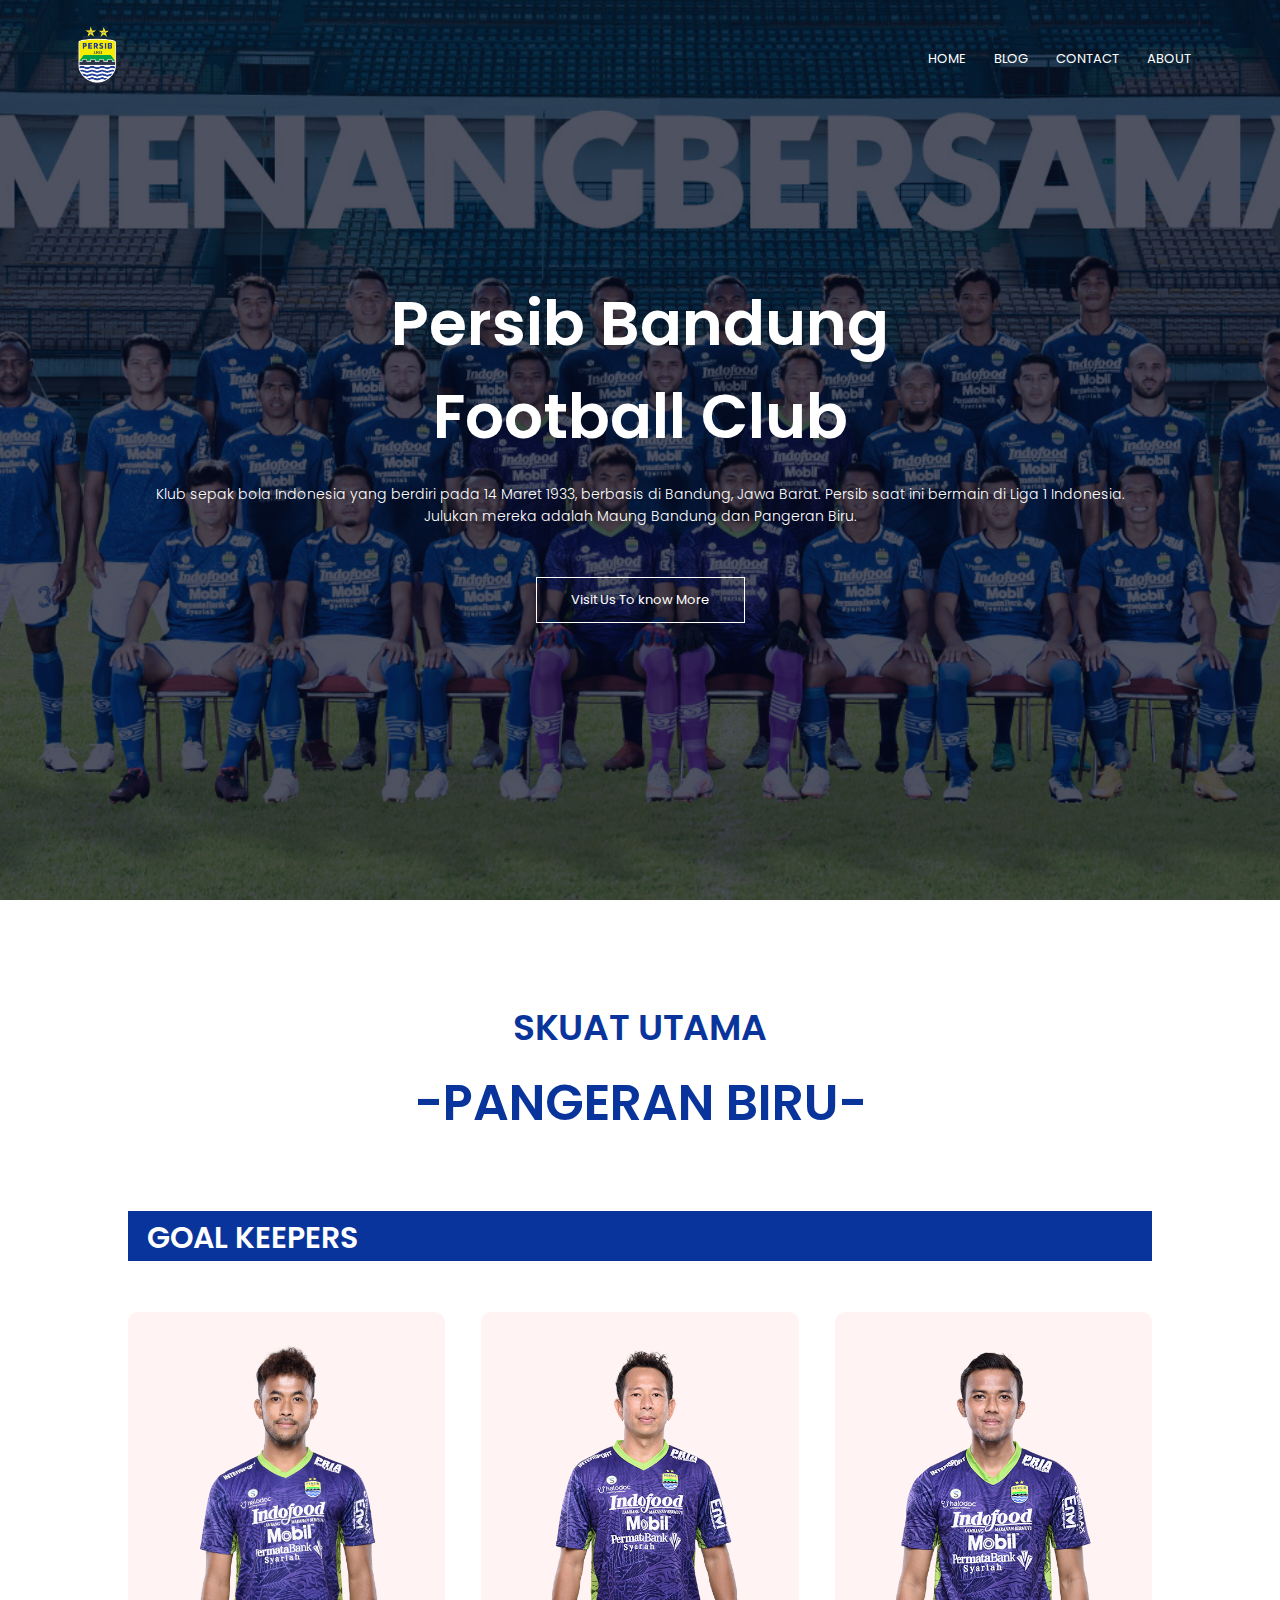
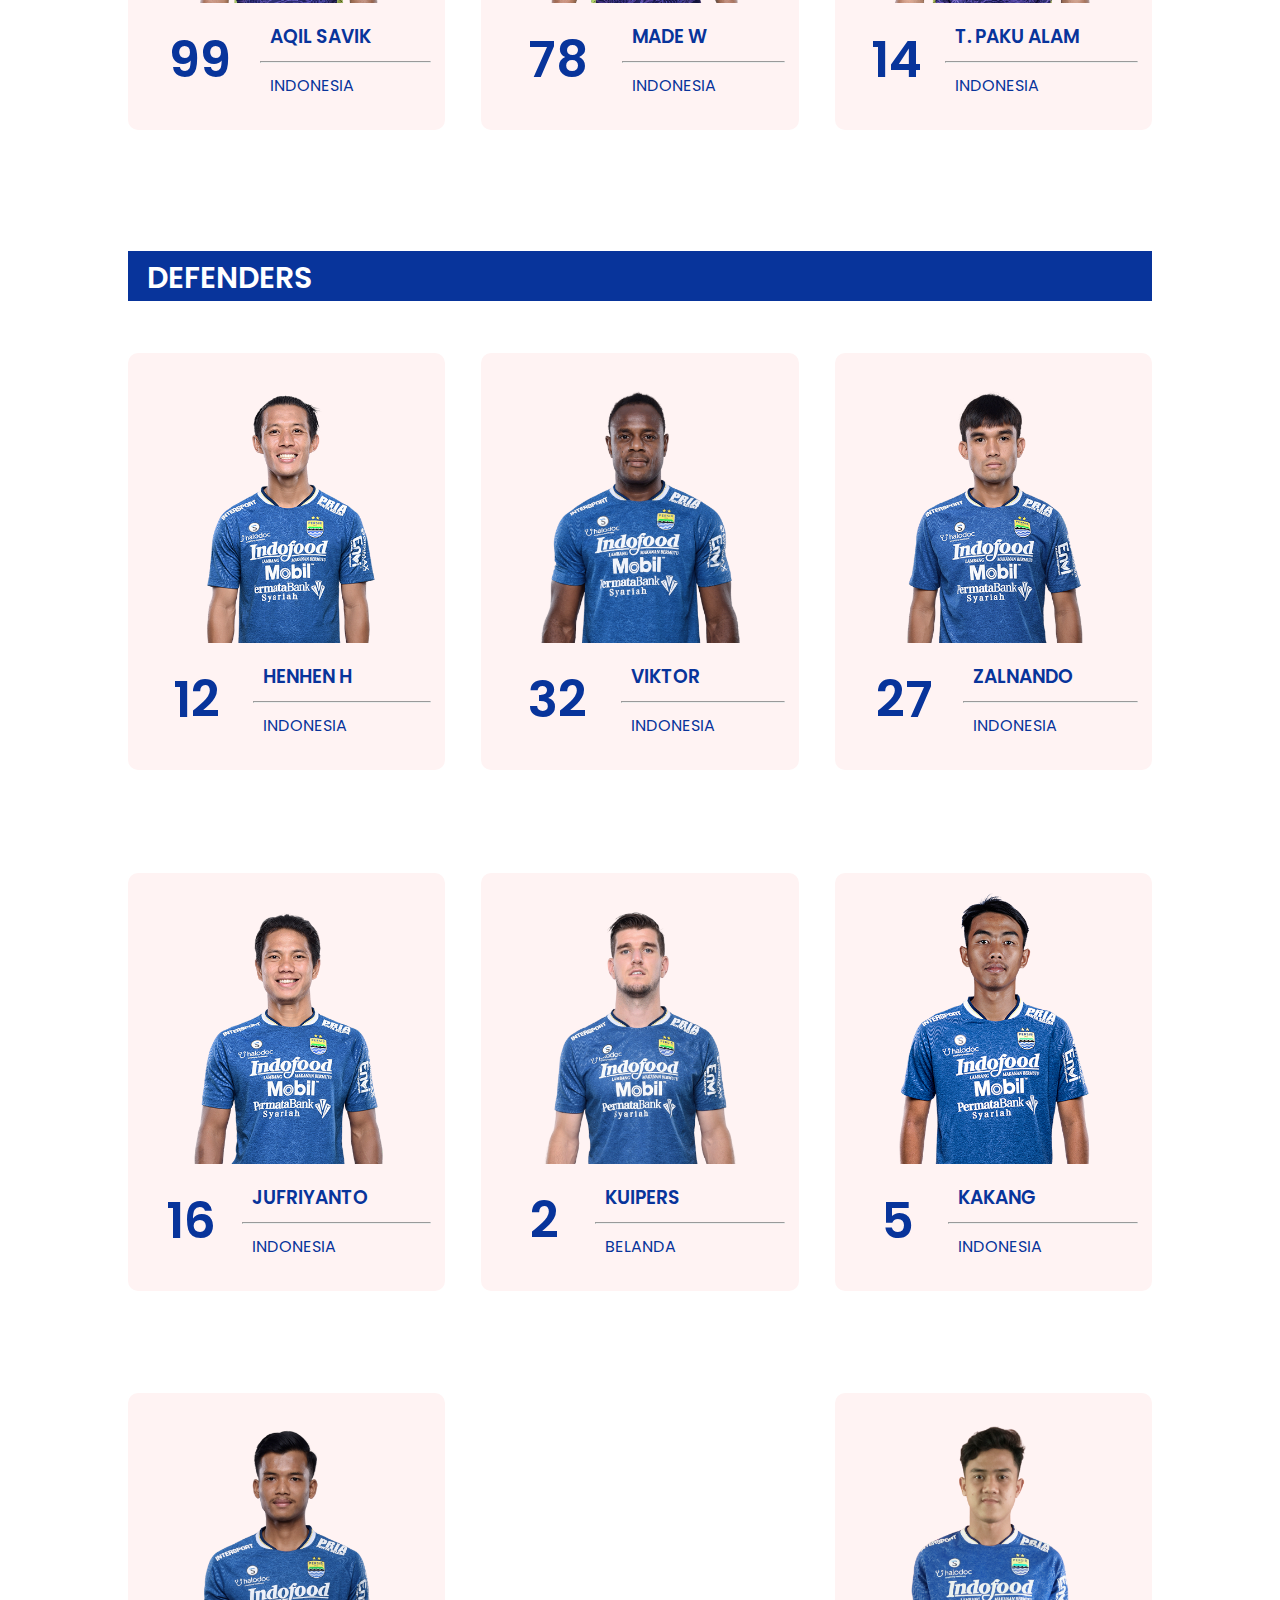
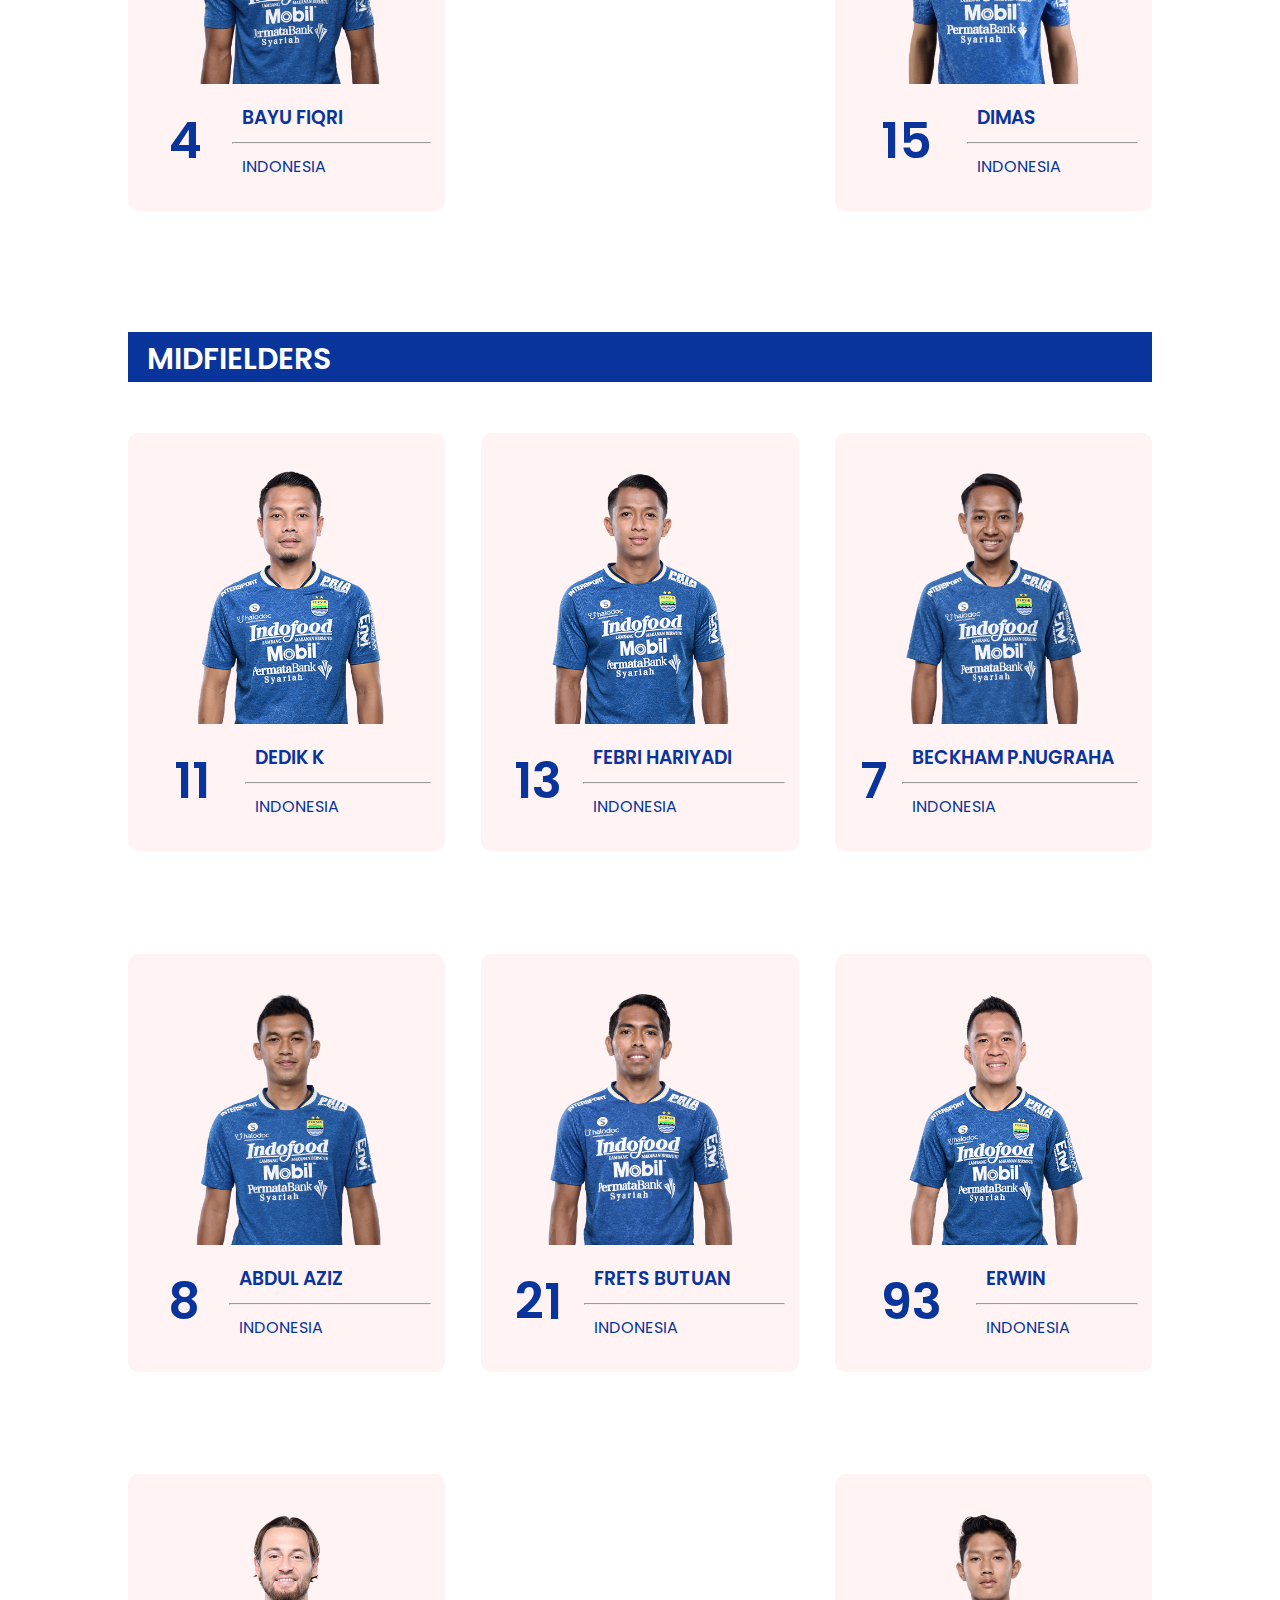
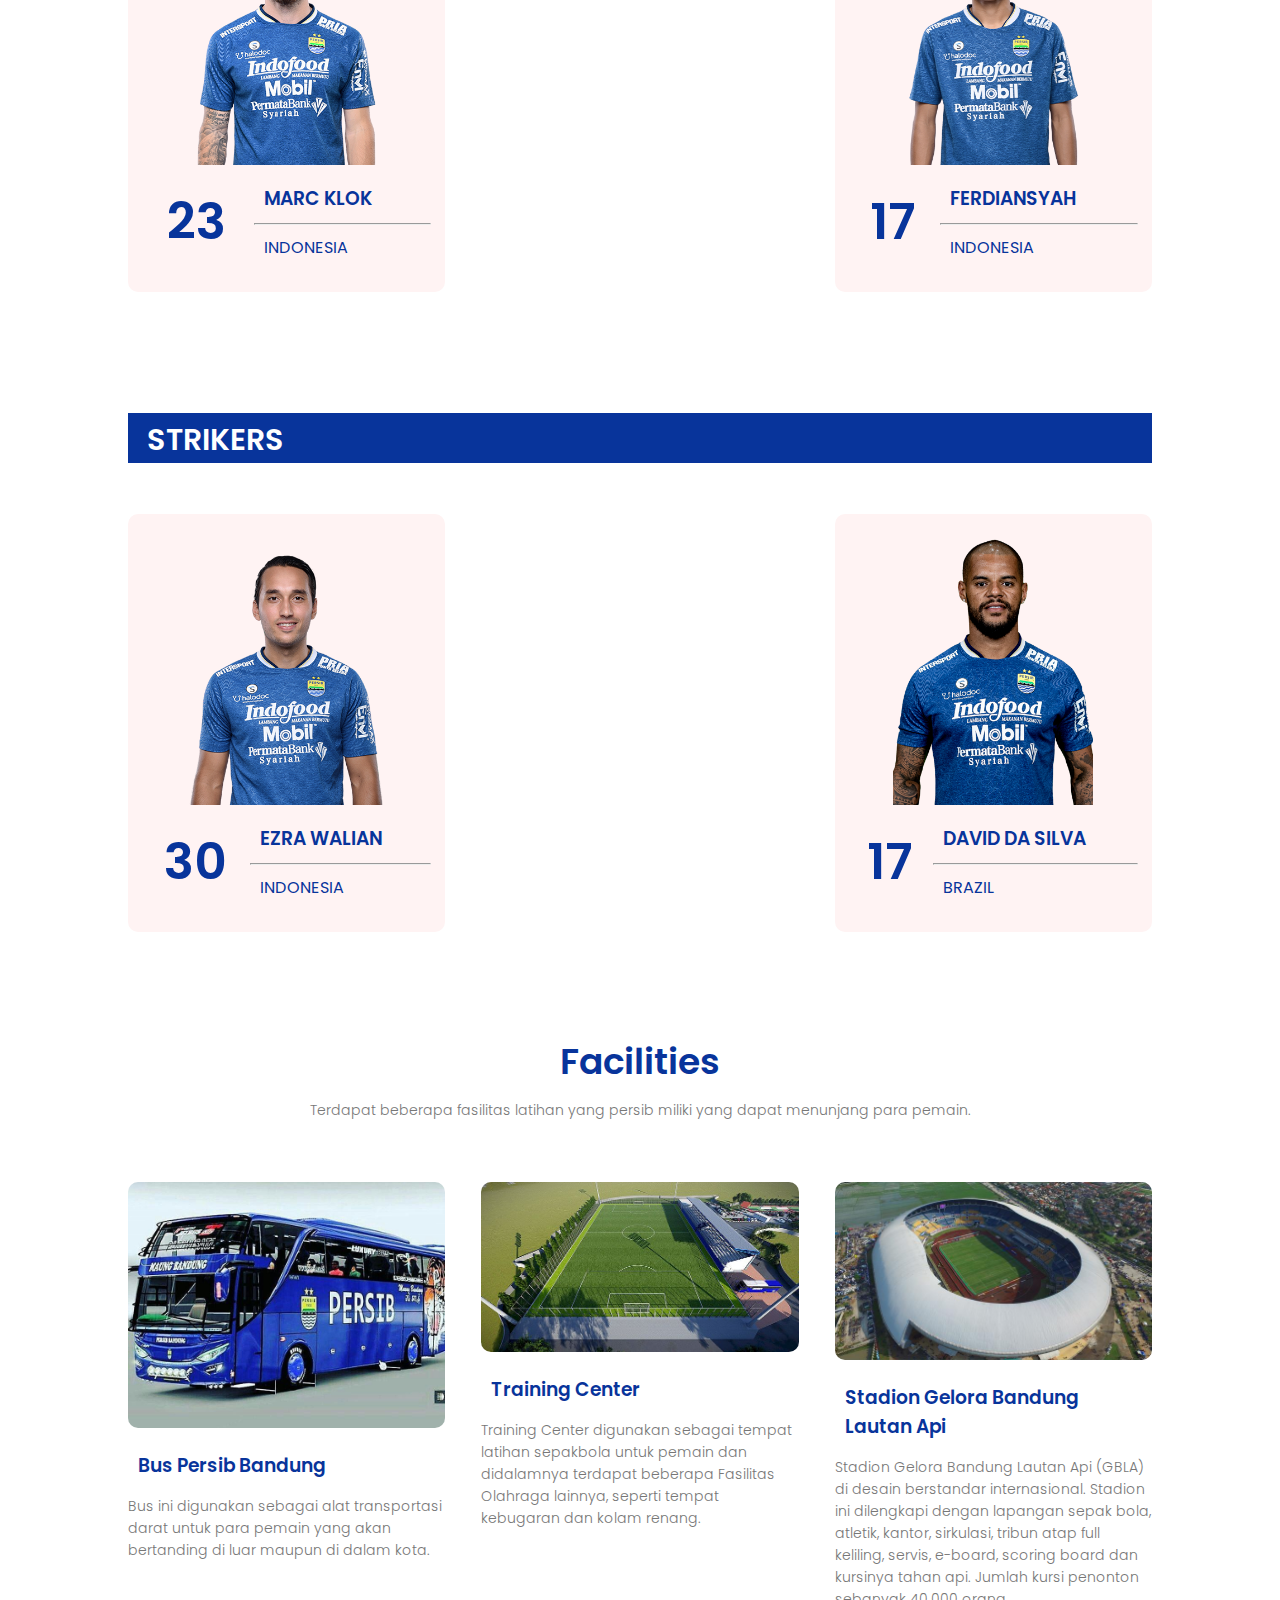
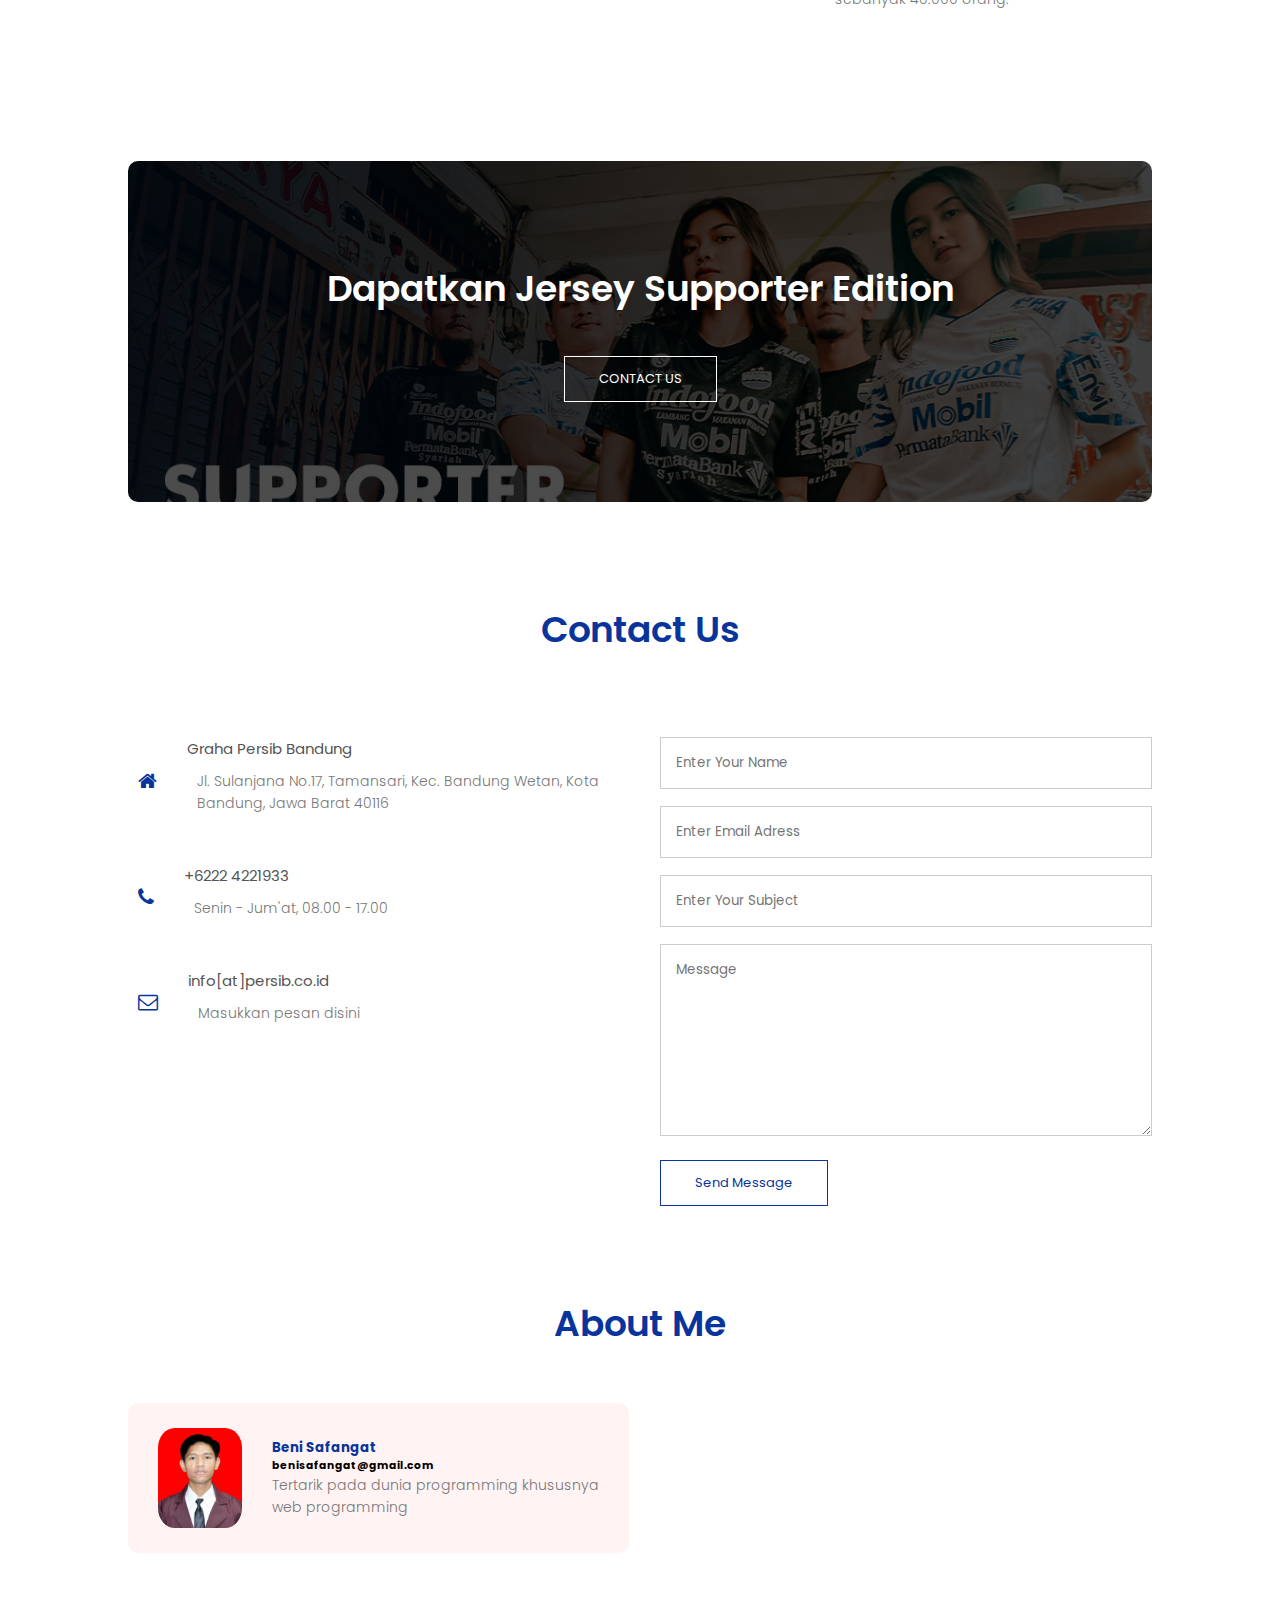
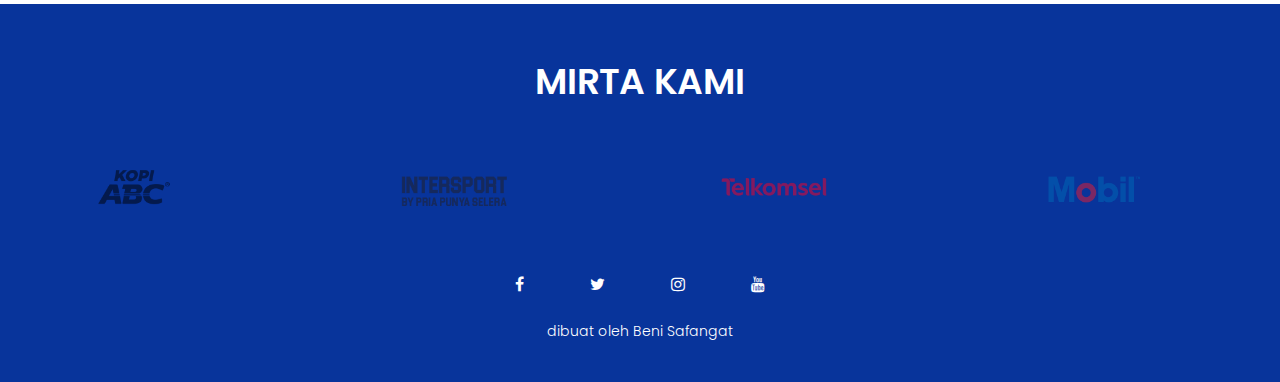
<file: index.html>
<!DOCTYPE html>
<html>

<head>
    <meta name="viewport" content="width=device-width, initial-scale=1.0">
    <title>Official | Persib Bandung</title>
    <link rel="stylesheet" href="style.css">
    <link rel="icon" href="aset/logo.png">
    <link rel="stylesheet" href="https://stackpath.bootstrapcdn.com/font-awesome/4.7.0/css/font-awesome.min.css">
</head>

<body>
    <header>
        <section class="header">
            <nav>
                <a href="index.html"><img src="aset/logo.png"></a>
                <div class="nav-links" id="navLinks">
                    <i class="fa fa-times" onclick="hideMenu()"></i>
                    <ul>
                        <li><a href="index.html">HOME</a></li>
                        <li><a href="blog.html">BLOG</a></li>
                        <li><a href="#contact">CONTACT</a></li>
                        <li><a href="#about-me">ABOUT</a></li>
                    </ul>
                </div>
                <i class="fa fa-bars" onclick="showMenu()"></i>
            </nav>

            <div class="text-box">
                <h1>Persib Bandung<br>Football Club</h1>
                <p>Klub sepak bola Indonesia yang berdiri pada 14 Maret 1933, berbasis di Bandung, Jawa Barat.
                    Persib saat
                    ini bermain di Liga 1 Indonesia.<br>Julukan mereka adalah Maung Bandung dan Pangeran Biru.
                </p>
                <a href="" class="visit-btn">Visit Us To know More</a>
            </div>
        </section>
    </header>

    <main>
        <div class="content">
            <article class="galery">
                <h1 style="color: #08349b;">SKUAT UTAMA</h1>
                <h2>-PANGERAN BIRU-</h2>

                <div class="rectangle">
                    <h3>GOAL KEEPERS</h3>
                </div>

                <section class="card">
                    <div class="galery-col">
                        <img src="aset/player_aqil.png">
                        <table>
                            <td colspan="2">
                                <h2>99</h2>
                            </td>
                            <td>
                                <h3>AQIL SAVIK</h3>
                                <hr>
                                <h4>INDONESIA</h4>
                            </td>
                        </table>
                    </div>

                    <div class="galery-col">
                        <img src="aset/player_made.png">
                        <table>
                            <td colspan="2">
                                <h2>78</h2>
                            </td>
                            <td>
                                <h3>MADE W</h3>
                                <hr>
                                <h4>INDONESIA</h4>
                            </td>
                        </table>
                    </div>

                    <div class="galery-col">
                        <img src="aset/player_teja.png">
                        <table>
                            <td colspan="2">
                                <h2>14</h2>
                            </td>
                            <td>
                                <h3>T. PAKU ALAM</h3>
                                <hr>
                                <h4>INDONESIA</h4>
                            </td>
                        </table>
                    </div>
                </section>

                <div class="rectangle">
                    <h3>DEFENDERS</h3>
                </div>

                <section class="card">
                    <div class="galery-col">
                        <img src="aset/player_henhen.png">
                        <table>
                            <td colspan="2">
                                <h2>12</h2>
                            </td>
                            <td>
                                <h3>HENHEN H</h3>
                                <hr>
                                <h4>INDONESIA</h4>
                            </td>
                        </table>
                    </div>

                    <div class="galery-col">
                        <img src="aset/player_igbonevo.png">
                        <table>
                            <td colspan="2">
                                <h2>32</h2>
                            </td>
                            <td>
                                <h3>VIKTOR</h3>
                                <hr>
                                <h4>INDONESIA</h4>
                            </td>
                        </table>
                    </div>

                    <div class="galery-col">
                        <img src="aset/player_zalnando.png">
                        <table>
                            <td colspan="2">
                                <h2>27</h2>
                            </td>
                            <td>
                                <h3>ZALNANDO</h3>
                                <hr>
                                <h4>INDONESIA</h4>
                            </td>
                        </table>
                    </div>
                </section>

                <section class="card">
                    <div class="galery-col">
                        <img src="aset/player_jufriyanto.png">
                        <table>
                            <td colspan="2">
                                <h2>16</h2>
                            </td>
                            <td>
                                <h3>JUFRIYANTO</h3>
                                <hr>
                                <h4>INDONESIA</h4>
                            </td>
                        </table>
                    </div>

                    <div class="galery-col">
                        <img src="aset/player_kuipers.png">
                        <table>
                            <td colspan="2">
                                <h2>2</h2>
                            </td>
                            <td>
                                <h3>KUIPERS</h3>
                                <hr>
                                <h4>BELANDA</h4>
                            </td>
                        </table>
                    </div>

                    <div class="galery-col">
                        <img src="aset/player_kakang.png">
                        <table>
                            <td colspan="2">
                                <h2>5</h2>
                            </td>
                            <td>
                                <h3>KAKANG</h3>
                                <hr>
                                <h4>INDONESIA</h4>
                            </td>
                        </table>
                    </div>
                </section>

                <section class="card">
                    <div class="galery-col">
                        <img src="aset/player_bayufiqri.png">
                        <table>
                            <td colspan="2">
                                <h2>4</h2>
                            </td>
                            <td>
                                <h3>BAYU FIQRI</h3>
                                <hr>
                                <h4>INDONESIA</h4>
                            </td>
                        </table>
                    </div>

                    <div class="galery-col">
                        <img src="aset/players_dimas.png">
                        <table>
                            <td colspan="2">
                                <h2>15</h2>
                            </td>
                            <td>
                                <h3>DIMAS</h3>
                                <hr>
                                <h4>INDONESIA</h4>
                            </td>
                        </table>
                    </div>
                </section>

                <div class="rectangle">
                    <h3>MIDFIELDERS</h3>
                </div>

                <section class="card">
                    <div class="galery-col">
                        <img src="aset/player_dedik.png">
                        <table>
                            <td colspan="2">
                                <h2>11</h2>
                            </td>
                            <td>
                                <h3>DEDIK K</h3>
                                <hr>
                                <h4>INDONESIA</h4>
                            </td>
                        </table>
                    </div>

                    <div class="galery-col">
                        <img src="aset/player_febri.png">
                        <table>
                            <td colspan="2">
                                <h2>13</h2>
                            </td>
                            <td>
                                <h3>FEBRI HARIYADI</h3>
                                <hr>
                                <h4>INDONESIA</h4>
                            </td>
                        </table>
                    </div>

                    <div class="galery-col">
                        <img src="aset/player_beckham.png">
                        <table>
                            <td colspan="2">
                                <h2>7</h2>
                            </td>
                            <td>
                                <h3>BECKHAM P.NUGRAHA</h3>
                                <hr>
                                <h4>INDONESIA</h4>
                            </td>
                        </table>
                    </div>
                </section>

                <section class="card">
                    <div class="galery-col">
                        <img src="aset/player_abdul.png">
                        <table>
                            <td colspan="2">
                                <h2>8</h2>
                            </td>
                            <td>
                                <h3>ABDUL AZIZ</h3>
                                <hr>
                                <h4>INDONESIA</h4>
                            </td>
                        </table>
                    </div>

                    <div class="galery-col">
                        <img src="aset/player_frets.png">
                        <table>
                            <td colspan="2">
                                <h2>21</h2>
                            </td>
                            <td>
                                <h3>FRETS BUTUAN</h3>
                                <hr>
                                <h4>INDONESIA</h4>
                            </td>
                        </table>
                    </div>

                    <div class="galery-col">
                        <img src="aset/player_erwim.png">
                        <table>
                            <td colspan="2">
                                <h2>93</h2>
                            </td>
                            <td>
                                <h3>ERWIN</h3>
                                <hr>
                                <h4>INDONESIA</h4>
                            </td>
                        </table>
                    </div>
                </section>

                <div class="card">
                    <div class="galery-col">
                        <img src="aset/player_klok.png">
                        <table>
                            <td colspan="2">
                                <h2>23</h2>
                            </td>
                            <td>
                                <h3>MARC KLOK</h3>
                                <hr>
                                <h4>INDONESIA</h4>
                            </td>
                        </table>
                    </div>

                    <div class="galery-col">
                        <img src="aset/player_ferdi.png">
                        <table>
                            <td colspan="2">
                                <h2>17</h2>
                            </td>
                            <td>
                                <h3>FERDIANSYAH</h3>
                                <hr>
                                <h4>INDONESIA</h4>
                            </td>
                        </table>
                    </div>
                </div>

                <div class="rectangle">
                    <h3>STRIKERS</h3>
                </div>

                <div class="card">
                    <div class="galery-col">
                        <img src="aset/players_ezra.png">
                        <table>
                            <td colspan="2">
                                <h2>30</h2>
                            </td>
                            <td>
                                <h3>EZRA WALIAN</h3>
                                <hr>
                                <h4>INDONESIA</h4>
                            </td>
                        </table>
                    </div>

                    <div class="galery-col">
                        <img src="aset/players_david.png">
                        <table>
                            <td colspan="2">
                                <h2>17</h2>
                            </td>
                            <td>
                                <h3>DAVID DA SILVA</h3>
                                <hr>
                                <h4>BRAZIL</h4>
                            </td>
                        </table>
                    </div>
                </div>
            </article>

            <article class="facilities">
                <h1 style="color: #08349b;">Facilities</h1>
                <p>Terdapat beberapa fasilitas latihan yang persib miliki yang dapat menunjang para pemain.</p>
                <div class="card">
                    <section class="facilities-col">
                        <img src="aset/bus.jpg">
                        <h3>Bus Persib Bandung</h3>
                        <p>Bus ini digunakan sebagai alat transportasi darat untuk para pemain yang akan bertanding di
                            luar maupun di dalam kota.</p>
                    </section>

                    <section class="facilities-col">
                        <img src="aset/training_ground.jpg">
                        <h3>Training Center</h3>
                        <p>Training Center digunakan sebagai tempat latihan sepakbola untuk pemain dan didalamnya
                            terdapat beberapa Fasilitas Olahraga lainnya, seperti tempat kebugaran dan kolam renang.</p>
                    </section>

                    <section class="facilities-col">
                        <img src="aset/stadion.jpg">
                        <h3>Stadion Gelora Bandung Lautan Api</h3>
                        <p>Stadion Gelora Bandung Lautan Api (GBLA) di desain berstandar internasional. Stadion ini
                            dilengkapi
                            dengan lapangan sepak bola, atletik, kantor, sirkulasi, tribun atap full keliling, servis,
                            e-board, scoring board dan kursinya tahan api. Jumlah kursi penonton sebanyak 40.000 orang.
                        </p>
                    </section>
                </div>
            </article>

            <article class="cta">
                <h1>Dapatkan Jersey Supporter Edition</h1>
                <a href="#contact" class="visit-btn">CONTACT US</a>
            </article>

            <article id="contact" class="contact-us">
                <h1 style="color: #08349b;">Contact Us</h1>
                <div class="card">
                    <div class="contact-col">
                        <section>
                            <div>
                                <i class="fa fa-home"></i>
                                <span>
                                    <h5>Graha Persib Bandung</h5>
                                    <p>Jl. Sulanjana No.17, Tamansari, Kec. Bandung Wetan, Kota Bandung, Jawa Barat
                                        40116
                                    </p>
                                </span>
                            </div>

                            <div>
                                <i class="fa fa-phone"></i>
                                <span>
                                    <h5>+6222 4221933</h5>
                                    <p>Senin - Jum'at, 08.00 - 17.00</p>
                                </span>
                            </div>

                            <div>
                                <i class="fa fa-envelope-o"></i>
                                <span>
                                    <h5>info[at]persib.co.id</h5>
                                    <p>Masukkan pesan disini</p>
                                </span>
                            </div>
                        </section>
                    </div>

                    <div class="contact-col">
                        <form>
                            <input type="text" placeholder="Enter Your Name" required>
                            <input type="email" placeholder="Enter Email Adress" required>
                            <input type="text" placeholder="Enter Your Subject" required>
                            <textarea rows="8" placeholder="Message" required></textarea>
                            <button type="submit" class="visit-btn blue-btn">Send Message</button>
                        </form>
                    </div>
                </div>
            </article>

            <aside>
                <article id="about-me" class="about-me">
                    <h1 style="color: #08349b;">About Me</h1>
                    <div class="card">
                        <div class="about-me-col">
                            <img src="aset/profile.jpg">
                            <div>
                                <h5>Beni Safangat</h5>
                                <h6>benisafangat@gmail.com</h6>
                                <p>Tertarik pada dunia programming khususnya web programming</p>
                            </div>
                        </div>
                    </div>
                </article>
            </aside>
        </div>
    </main>

    <footer>
        <article class="footer">
            <h1>MIRTA KAMI</h1>
            <section>
                <div class="card">
                    <div class="sponsorship-col">
                        <a href="https://kapalapiglobal.com/" target="_blank"><img
                                src="aset/sponsorship/kopiabc.png"></a>
                    </div>

                    <div class="sponsorship-col">
                        <a href="https://intersport.com/" target="_blank"><img
                                src="aset/sponsorship/intersport.png"></a>
                    </div>

                    <div class="sponsorship-col">
                        <a href="https://www.telkomsel.com/" target="_blank"><img
                                src="aset/sponsorship/telkomsel.png"></a>
                    </div>

                    <div class="sponsorship-col">
                        <a href="https://www.mobil.com/" target="_blank"><img src="aset/sponsorship/mobil.png"></a>
                    </div>
                </div>
            </section>

            <section>
                <div class="icons">
                    <a class="fa fa-facebook" href="https://web.facebook.com/PERSIB-Bandung-21164211233/?_rdc=1&_rdr"
                        target="_blank"></a>
                    <a class="fa fa-twitter"
                        href="https://twitter.com/persib?ref_src=twsrc%5Egoogle%7Ctwcamp%5Eserp%7Ctwgr%5Eauthor"
                        target="_blank"></a>
                    <a class="fa fa-instagram" href="https://www.instagram.com/accounts/login/?next=/persib/"
                        target="_blank"></a>
                    <a class="fa fa-youtube" href="https://www.youtube.com/c/PersibOfficial1933" target="_blank"></a>
                </div>
                <div>
                    <p>dibuat oleh Beni Safangat</p>
                </div>
            </section>
        </article>
    </footer>

    <script src="index.js"></script>
</body>

</html>
</file>
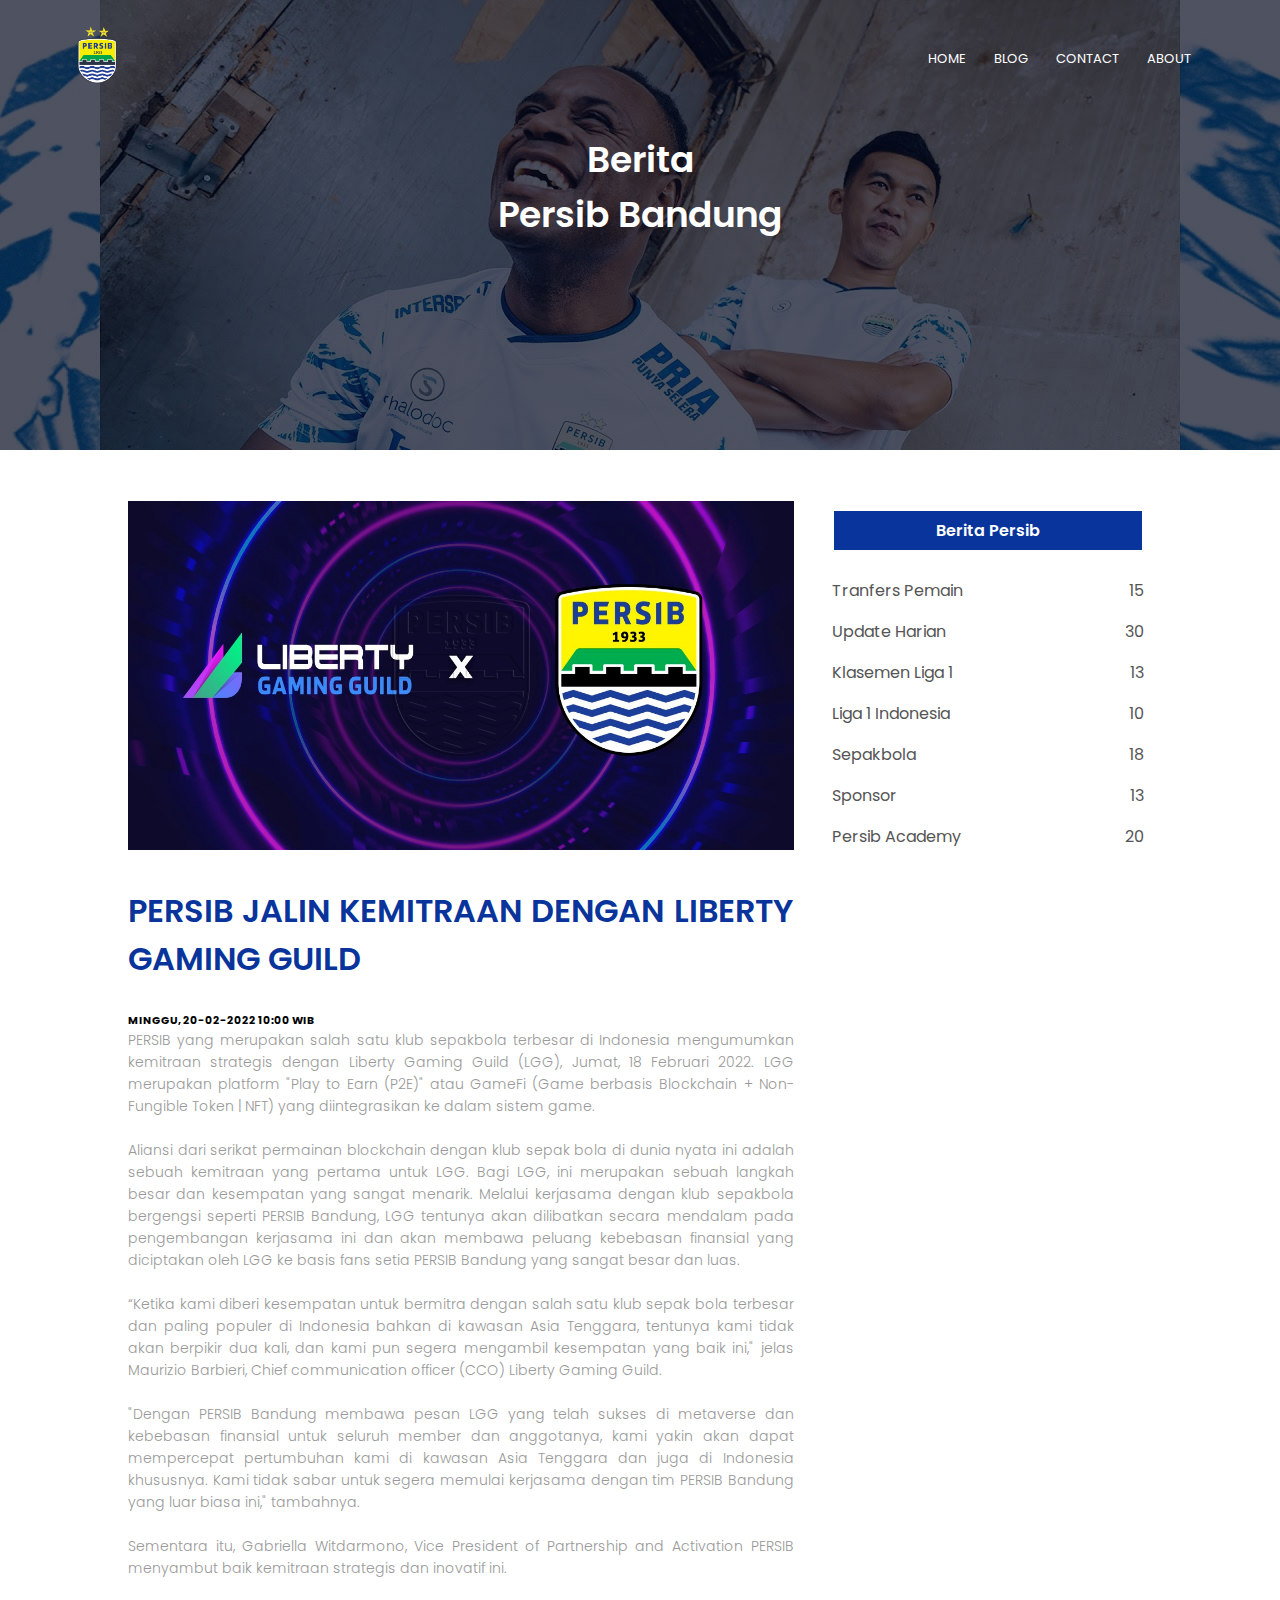
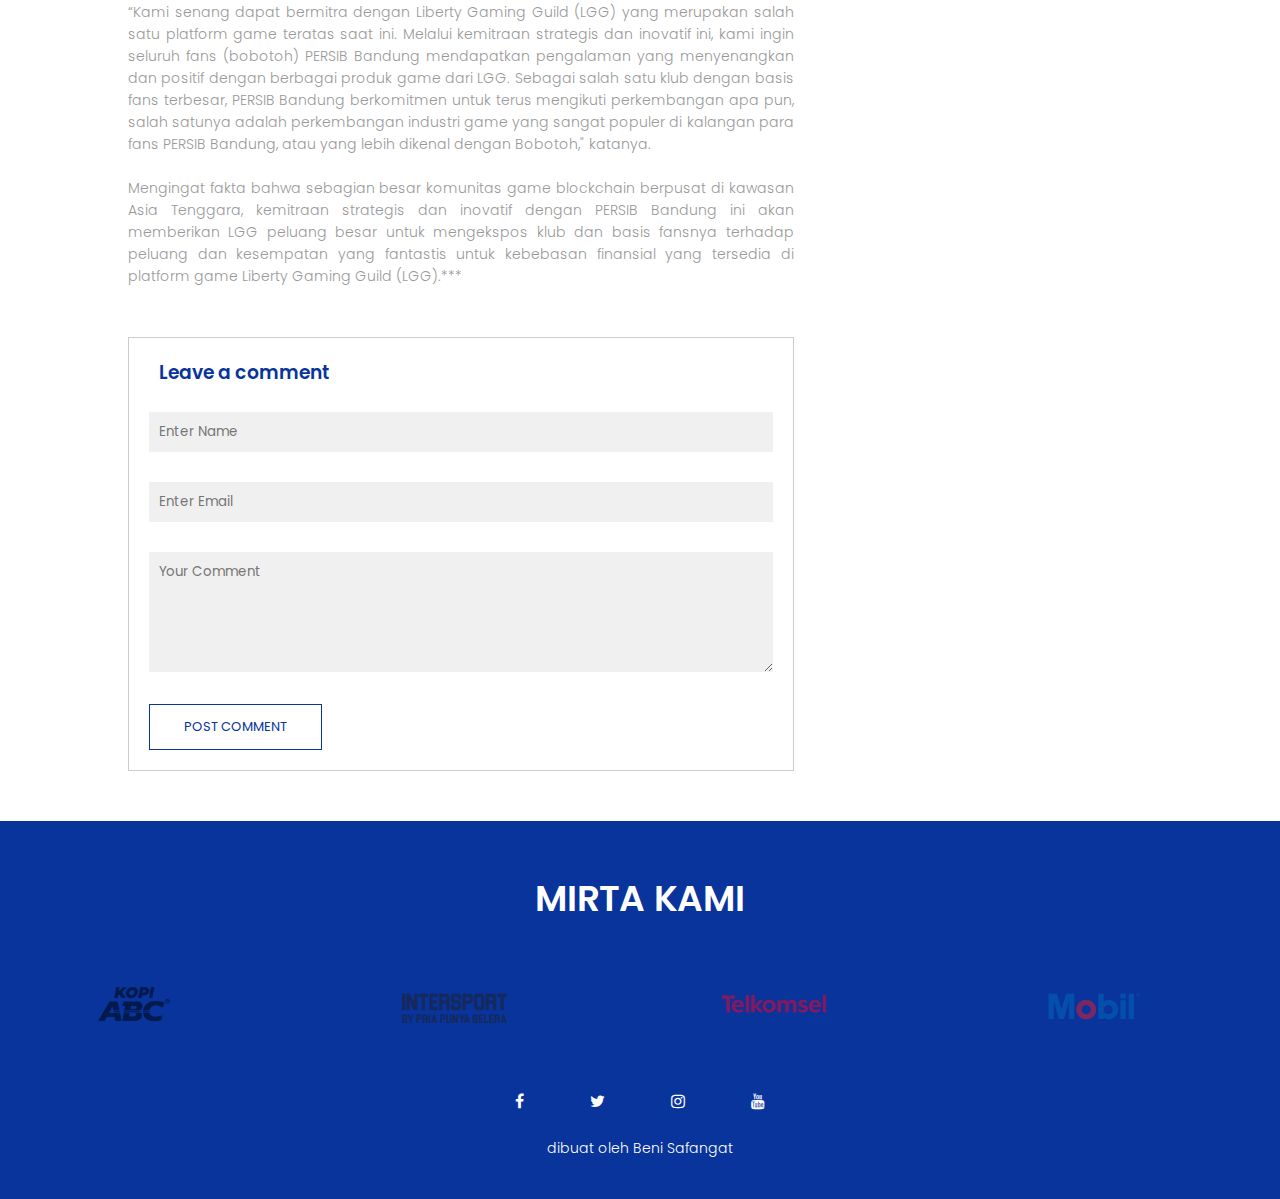
<file: blog.html>
<!DOCTYPE html>
<html>

<head>
    <meta name="viewport" content="width=device-width, initial-scale=1.0">
    <title>Official | Persib Bandung</title>
    <link rel="stylesheet" href="style.css">
    <link rel="icon" href="aset/logo.png">
    <link rel="stylesheet" href="https://stackpath.bootstrapcdn.com/font-awesome/4.7.0/css/font-awesome.min.css">
</head>

<body>
    <main>
        <header class="sub-header">
            <nav>
                <a href="index.html"><img src="aset/logo.png"></a>
                <div class="nav-links" id="navLinks">
                    <i class="fa fa-times" onclick="hideMenu()"></i>
                    <ul>
                        <li><a href="index.html">HOME</a></li>
                        <li><a href="blog.html">BLOG</a></li>
                        <li><a href="index.html">CONTACT</a></li>
                        <li><a href="index.html">ABOUT</a></li>
                    </ul>
                </div>
                <i class="fa fa-bars" onclick="showMenu()"></i>
            </nav>
            <h1>Berita <br> Persib Bandung</h1>
        </header>

        <!--- Blog Content -->
        <div class="content">
            <article class="blog-content">
                <div class="card">
                    <div class="blog-left">
                        <img src="aset/sponsorship.jpg">
                        <h2>PERSIB JALIN KEMITRAAN DENGAN LIBERTY GAMING GUILD</h2>
                        <h6>MINGGU, 20-02-2022 10:00 WIB</h6>
                        <p>PERSIB yang merupakan salah satu klub sepakbola terbesar di Indonesia mengumumkan kemitraan
                            strategis
                            dengan Liberty Gaming Guild (LGG), Jumat, 18 Februari 2022. LGG merupakan platform "Play to
                            Earn
                            (P2E)" atau GameFi (Game berbasis Blockchain + Non-Fungible Token | NFT) yang diintegrasikan
                            ke
                            dalam sistem game.
                            <br><br>
                            Aliansi dari serikat permainan blockchain dengan klub sepak bola di dunia nyata ini adalah
                            sebuah
                            kemitraan yang pertama untuk LGG. Bagi LGG, ini merupakan sebuah langkah besar dan
                            kesempatan yang
                            sangat menarik.
                            Melalui kerjasama dengan klub sepakbola bergengsi seperti PERSIB Bandung, LGG tentunya akan
                            dilibatkan secara mendalam pada pengembangan kerjasama ini dan akan membawa peluang
                            kebebasan
                            finansial yang diciptakan oleh LGG ke basis fans setia PERSIB Bandung yang sangat besar dan
                            luas.
                            <br><br>
                            “Ketika kami diberi kesempatan untuk bermitra dengan salah satu klub sepak bola terbesar dan
                            paling
                            populer di Indonesia bahkan di kawasan Asia Tenggara, tentunya kami tidak akan berpikir dua
                            kali,
                            dan kami pun segera mengambil kesempatan yang baik ini," jelas Maurizio Barbieri, Chief
                            communication officer (CCO) Liberty Gaming Guild.
                            <br><br>
                            "Dengan PERSIB Bandung membawa pesan LGG yang telah sukses di metaverse dan kebebasan
                            finansial
                            untuk seluruh member dan anggotanya, kami yakin akan dapat mempercepat pertumbuhan kami di
                            kawasan
                            Asia Tenggara dan juga di Indonesia khususnya. Kami tidak sabar untuk segera memulai
                            kerjasama
                            dengan tim PERSIB Bandung yang luar biasa ini," tambahnya.
                            <br><br>
                            Sementara itu, Gabriella Witdarmono, Vice President of Partnership and Activation PERSIB
                            menyambut
                            baik kemitraan strategis dan inovatif ini.
                            <br><br>
                            “Kami senang dapat bermitra dengan Liberty Gaming Guild (LGG) yang merupakan salah satu
                            platform
                            game teratas saat ini. Melalui kemitraan strategis dan inovatif ini, kami ingin seluruh fans
                            (bobotoh) PERSIB Bandung mendapatkan pengalaman yang menyenangkan dan positif dengan
                            berbagai produk
                            game dari LGG. Sebagai salah satu klub dengan basis fans terbesar, PERSIB Bandung
                            berkomitmen untuk
                            terus mengikuti perkembangan apa pun, salah satunya adalah perkembangan industri game yang
                            sangat
                            populer di kalangan para fans PERSIB Bandung, atau yang lebih dikenal dengan Bobotoh,"
                            katanya.
                            <br><br>
                            Mengingat fakta bahwa sebagian besar komunitas game blockchain berpusat di kawasan Asia
                            Tenggara,
                            kemitraan strategis dan inovatif dengan PERSIB Bandung ini akan memberikan LGG peluang besar
                            untuk
                            mengekspos klub dan basis fansnya terhadap peluang dan kesempatan yang fantastis untuk
                            kebebasan
                            finansial yang tersedia di platform game Liberty Gaming Guild (LGG).***</p>

                        <div class="comment-box">
                            <h3>Leave a comment</h3>
                            <form class="comment-form">
                                <input type="text" placeholder="Enter Name">
                                <input type="email" placeholder="Enter Email">
                                <textarea rows="5" placeholder="Your Comment"></textarea>
                                <button type="submit" class="visit-btn blue-btn">POST COMMENT</button>
                            </form>
                        </div>
                    </div>
                    <div class="blog-right">
                        <h3>Berita Persib</h3>
                        <div>
                            <span>Tranfers Pemain</span>
                            <span>15</span>
                        </div>
                        <div>
                            <span>Update Harian</span>
                            <span>30</span>
                        </div>
                        <div>
                            <span>Klasemen Liga 1</span>
                            <span>13</span>
                        </div>
                        <div>
                            <span>Liga 1 Indonesia</span>
                            <span>10</span>
                        </div>
                        <div>
                            <span>Sepakbola</span>
                            <span>18</span>
                        </div>
                        <div>
                            <span>Sponsor</span>
                            <span>13</span>
                        </div>
                        <div>
                            <span>Persib Academy</span>
                            <span>20</span>
                        </div>
                    </div>
                </div>
            </article>
        </div>
    </main>

    <footer>
        <article class="footer">
            <h1>MIRTA KAMI</h1>
            <section>
                <div class="card">
                    <div class="sponsorship-col">
                        <a href="https://kapalapiglobal.com/" target="_blank"><img
                                src="aset/sponsorship/kopiabc.png"></a>
                    </div>

                    <div class="sponsorship-col">
                        <a href="https://intersport.com/" target="_blank"><img
                                src="aset/sponsorship/intersport.png"></a>
                    </div>

                    <div class="sponsorship-col">
                        <a href="https://www.telkomsel.com/" target="_blank"><img
                                src="aset/sponsorship/telkomsel.png"></a>
                    </div>

                    <div class="sponsorship-col">
                        <a href="https://www.mobil.com/" target="_blank"><img src="aset/sponsorship/mobil.png"></a>
                    </div>
                </div>
            </section>

            <section>
                <div class="icons">
                    <a class="fa fa-facebook" href="https://web.facebook.com/PERSIB-Bandung-21164211233/?_rdc=1&_rdr"
                        target="_blank"></a>
                    <a class="fa fa-twitter"
                        href="https://twitter.com/persib?ref_src=twsrc%5Egoogle%7Ctwcamp%5Eserp%7Ctwgr%5Eauthor"
                        target="_blank"></a>
                    <a class="fa fa-instagram" href="https://www.instagram.com/accounts/login/?next=/persib/"
                        target="_blank"></a>
                    <a class="fa fa-youtube" href="https://www.youtube.com/c/PersibOfficial1933"></a>
                </div>
                <div>
                    <p>dibuat oleh Beni Safangat</p>
                </div>
            </section>
    </footer>

    <script src="index.js"></script>
</body>

</html>
</file>
<file: style.css>
@import url('https://fonts.googleapis.com/css2?family=Poppins:wght@200;300;400;600;700&display=swap');

@media(max-width:700px) {

    .header nav a img {
        margin-top: 15px;
        margin-left: 10px;
        width: 30px;
    }

    .sub-header nav a img {
        margin-top: 15px;
        margin-left: 10px;
        width: 30px;
    }

    .header .text-box h1 {
        font-size: 28px;
        padding: 15px;
    }

    .header .nav-links ul li {
        display: block;
    }

    .header .nav-links {
        position: fixed;
        background: #08349b;
        height: 100vh;
        width: 200px;
        top: 0;
        right: -200px;
        text-align: left;
        z-index: 2;
    }

    .header nav .fa {
        display: block;
        color: #fff;
        margin: 10px;
        font-size: 22px;
        cursor: pointer;
    }

    .header .nav-links ul {
        padding: 30px;
    }

    /*--- Blog ---*/
    .sub-header .nav-links ul li {
        display: block;
    }

    .sub-header .nav-links {
        position: fixed;
        background: #08349b;
        height: 100vh;
        width: 200px;
        top: 0;
        right: -200px;
        text-align: left;
        z-index: 2;
    }

    .sub-header nav .fa {
        display: block;
        color: #fff;
        margin: 10px;
        font-size: 22px;
        cursor: pointer;
    }

    .sub-header .nav-links ul {
        padding: 30px;
    }

    .galery h1 {
        margin-top: -30px;
    }

    .galery h2 {
        font-size: 20px;
        margin-bottom: 30px;
    }

    .card {
        flex-direction: column;
    }

    .cta h1 {
        font-size: 24px;
    }

    .about-me .card {
        margin-bottom: 40px;
    }

    .about-me .about-me-col img, h1 {
        margin-left: -10px;
    }


    .about-me h1 {
        margin-bottom: 60px;
    }

    .card .sponsorship-col img {
        margin-top: 30px;
        margin-left: 110px;
        margin-bottom: -80px;
    }

    .footer p {
        padding: 50px;
    }

    .icons a {
        padding: 70px;
        margin: 5px;
    }

    .footer h1 {
        margin-top: 40px;
        margin-bottom: auto;
    }

    .footer .card {
        margin-top: 30px;
        margin-bottom: 100px;
    }

    .about-us .card {
        margin-top: -50px;
    }

    .blog-content .card {
        margin-top: 60px;
    }

    .card .blog-right {
        margin-bottom: 40px;
    }

    .sub-header h1 {
        font-size: 24px;
    }
}


* {
    margin: 0;
    padding: 0;
    font-family: 'Poppins', sans-serif;
}


/*--- Header ----*/
.header {
    min-height: 100vh;
    width: 100%;
    background-image: linear-gradient(rgba(4, 9, 30, 0.7), rgba(4, 9, 30, 0.7)),
        url(aset/banner.jpg);
    background-position: center;
    background-size: cover;
    position: relative;
}

nav {
    display: flex;
    padding: 2% 6%;
    justify-content: space-between;
    align-items: center;
}

nav img {
    width: 40px;
}

.nav-links {
    flex: 1;
    text-align: right;
}

.nav-links ul li {
    list-style: none;
    display: inline-block;
    padding: 8px 12px;
    position: relative;
}

.nav-links ul li a {
    color: #fff;
    text-decoration: none;
    font-size: 13px;
}

.nav-links ul li a::after {
    content: '';
    width: 0%;
    height: 2px;
    background: #08349b;
    display: block;
    margin: auto;
    transition: 0.5s;
}

.nav-links ul li a:hover::after {
    width: 100%;
}

.text-box {
    width: 90%;
    color: #fff;
    position: absolute;
    top: 50%;
    left: 50%;
    transform: translate(-50%, -50%);
    text-align: center;
}

.text-box h1 {
    font-size: 62px;
}

.text-box p {
    margin: 10px 0 40px;
    font-size: 14px;
    color: #fff;
}

.visit-btn {
    display: inline-block;
    text-decoration: none;
    color: #fff;
    border: 1px solid #fff;
    padding: 12px 34px;
    font-size: 13px;
    background: transparent;
    position: relative;
    cursor: pointer;
}

.visit-btn:hover {
    border: 1px solid #08349b;
    background: #08349b;
    transition: 1s;
}

nav .fa {
    display: none;
}


/*--- Galery ---*/
.galery {
    width: 80%;
    margin: auto;
    text-align: center;
    padding-top: 100px;
}

.rectangle {
    height: 50px;
    width: 100%;
    background-color: #08349b;
    margin-top: 70px;
}

.rectangle h3 {
    text-align: left;
    font-weight: 600;
    font-size: 30px;
    margin: 15px;
    color: #fff;
    padding: 4px;
}


h1 {
    font-size: 36px;
    font-weight: 600;
}

h2 {
    text-align: center;
    font-weight: 600;
    font-size: 50px;
    margin: 10px;
    color: #08349b;
}

h3 {
    text-align: center;
    font-weight: 600;
    margin: 10px;
    color: #08349b;
}

h4 {
    text-align: center;
    font-weight: 400;
    margin: 10px;
    color: #08349b;
}


p {
    color: #777;
    font-size: 14px;
    font-weight: 300;
    line-height: 22px;
    padding: 10px;
}

.card {
    margin-top: 5%;
    display: flex;
    justify-content: space-between;
}

.card .galery-col img {
    width: 200px;
}

.galery-col {
    flex-basis: 31%;
    background: #fff3f3;
    border-radius: 10px;
    margin-bottom: 5%;
    padding: 20px 12px;
    box-sizing: border-box;
    transition: 0.5s;
}

.galery-col:hover {
    box-shadow: 0 0 20px 0px rgba(0, 0, 0, 0.2);
}

hr {
    color: #08349b;
}

table {
    margin: auto;
    width: 100% !important;
}

table td h3 {
    text-align: left;
    font-weight: 600;
    margin: 10px;
    color: #08349b;
}

table td h4 {
    text-align: left;
    font-weight: 400;
    margin: 10px;
    color: #08349b;
}



/*--- Facilities ---*/
.facilities {
    width: 80%;
    margin: auto;
    margin-top: -50px;
    text-align: center;
    padding-top: 100px;
}

.facilities-col {
    flex-basis: 31%;
    border-radius: 10px;
    margin-bottom: 5%;
    text-align: left;
}

.facilities-col img {
    width: 100%;
    border-radius: 10px;
}

.facilities-col p {
    padding: 0;
}

.facilities-col h3 {
    margin-top: 16px;
    margin-bottom: 15px;
    text-align: left;
}


/*--- call to action ---*/
.cta {
    margin: 100px auto;
    width: 80%;
    background-image: linear-gradient(rgba(0, 0, 0, 0.7), rgba(0, 0, 0, 0.7)),
        url(aset/superter_version.jpg);
    background-position: top;
    background-size: cover;
    border-radius: 10px;
    text-align: center;
    padding: 100px 0;
}

.cta h1 {
    color: #fff;
    margin-bottom: 40px;
    padding: 0;
}


/*--- Blog Content ---*/
.sub-header {
    height: 50vh;
    width: 100%;
    background-image: linear-gradient(rgba(4, 9, 30, 0.7), rgba(4, 9, 30, 0.7)),
        url(aset/background.jpeg);
    background-position: top;
    background-size: cover;
    text-align: center;
    color: #fff;
}

.sub-header h1 {
    margin-top: 15px;
}


.blog-content {
    width: 80%;
    margin: auto;
    padding: 60pz 0;
}

.blog-left {
    flex-basis: 65%;
}

.blog-left img {
    width: 100%;
}

.blog-left h2 {
    color: #08349b;
    font-size: xx-large;
    margin: 30px 0;
    text-align: justify;
}

.blog-left p {
    color: #999;
    padding: 0;
    text-align: justify;
}

.blog-right {
    flex-basis: 32%;
}

.blog-right h3 {
    background: #08349b;
    color: #fff;
    padding: 7px 0;
    font-size: 16px;
    margin-bottom: 20px;
}

.blog-right div {
    display: flex;
    align-items: center;
    justify-content: space-between;
    color: #555;
    padding: 8px;
    box-sizing: border-box;
}

.comment-box {
    border: 1px solid #ccc;
    margin: 50px 0;
    padding: 10px 20px;
}

.comment-box h3 {
    text-align: left;
}

.comment-form input,
.comment-form textarea {
    width: 100%;
    padding: 10px;
    margin: 15px 0;
    box-sizing: border-box;
    border: none;
    outline: none;
    background: #f0f0f0;
}

.comment-form button {
    margin: 10px 0;
}


/*--- About Me ---*/
.about-me {
    width: 80%;
    margin: auto;
    padding-top: 100px;
    text-align: center;
}

.about-me h1 {
    margin-top: -70px;
}

.about-me-col {
    flex-basis: 44%;
    border-radius: 10px;
    margin-bottom: 5%;
    text-align: left;
    background: #fff3f3;
    padding: 25px;
    cursor: pointer;
    display: flex;
}

.about-me-col img {
    height: 100px;
    margin-left: 5px;
    margin-right: 30px;
    border-radius: 20%;
}

.about-me-col p {
    padding: 0;
}

.about-me-col h5 {
    margin-top: 10px;
    color: #08349b;
    text-align: left;
}


/*--- contact us ---*/
.location {
    width: 80%;
    margin: auto;
    padding: 80px 0;
}

.location iframe {
    width: 100%;
}


.contact-us {
    width: 80%;
    margin: auto;
}

.contact-us h1 {
    text-align: center;
    margin-bottom: 80px;
}

.contact-us .card {
    margin-top: 10px;
    margin-bottom: 30px;
}

.contact-col {
    flex-basis: 48%;
    margin-bottom: 30px;
}

.contact-col div {
    display: flex;
    align-items: center;
    margin-bottom: 40px;
}

.contact-col div .fa {
    font-size: 20px;
    color: #08349b;
    margin: 10px;
    margin-right: 30px;
}

.contact-col div h5 {
    font-size: 15px;
    color: #555;
    font-weight: 400;
}

.contact-col div img {
    width: 20%;
}

.blue-btn {
    border: 1px solid #08349b;
    background: transparent;
    color: #08349b;
}

.blue-btn:hover {
    color: #fff;
}


.contact-col input,
.contact-col textarea {
    width: 100%;
    padding: 15px;
    margin-bottom: 17px;
    outline: none;
    border: 1px solid #ccc;
    box-sizing: border-box;
}

/*--- Footer ---*/
.footer {
    width: 100%;
    text-align: center;
    padding: 30px 0;
    background-color: #08349b;
    color: #fff;
}

.footer h1 {
    margin-top: 20px;
    margin-bottom: -50px;
}

.footer p {
    color: #fff;
}

.footer img {
    width: 40px;
    border-radius: 10px;
}

.sponsorship-col {
    flex-basis: 31%;
    border-radius: 10px;
    text-align: left;
}

.sponsorship-col img {
    margin-left: 70px;
    width: 40%;
    border-radius: 10px;
}

.card .sponsorship-col a img {
    opacity: 0.5;
    filter: progid:DXImageTransform.Microsoft.Alpha(opacity=60);
    -moz-opacity: 0.5;
    -khtml-opacity: 0.5;
}

.card .sponsorship-col a img:hover {
    opacity: 1.0;
    filter: progid:DXImageTransform.Microsoft.Alpha(opacity=100);
    -moz-opacity: 1.0;
    -khtml-opacity: 1;
}


.icons .fa {
    color: #fff;
    margin: 0 13px;
    cursor: pointer;
    padding: 18px;
}

.icons a {
    text-decoration: none;
}

.fa-heart-o {
    color: #fff;
}
</file>
